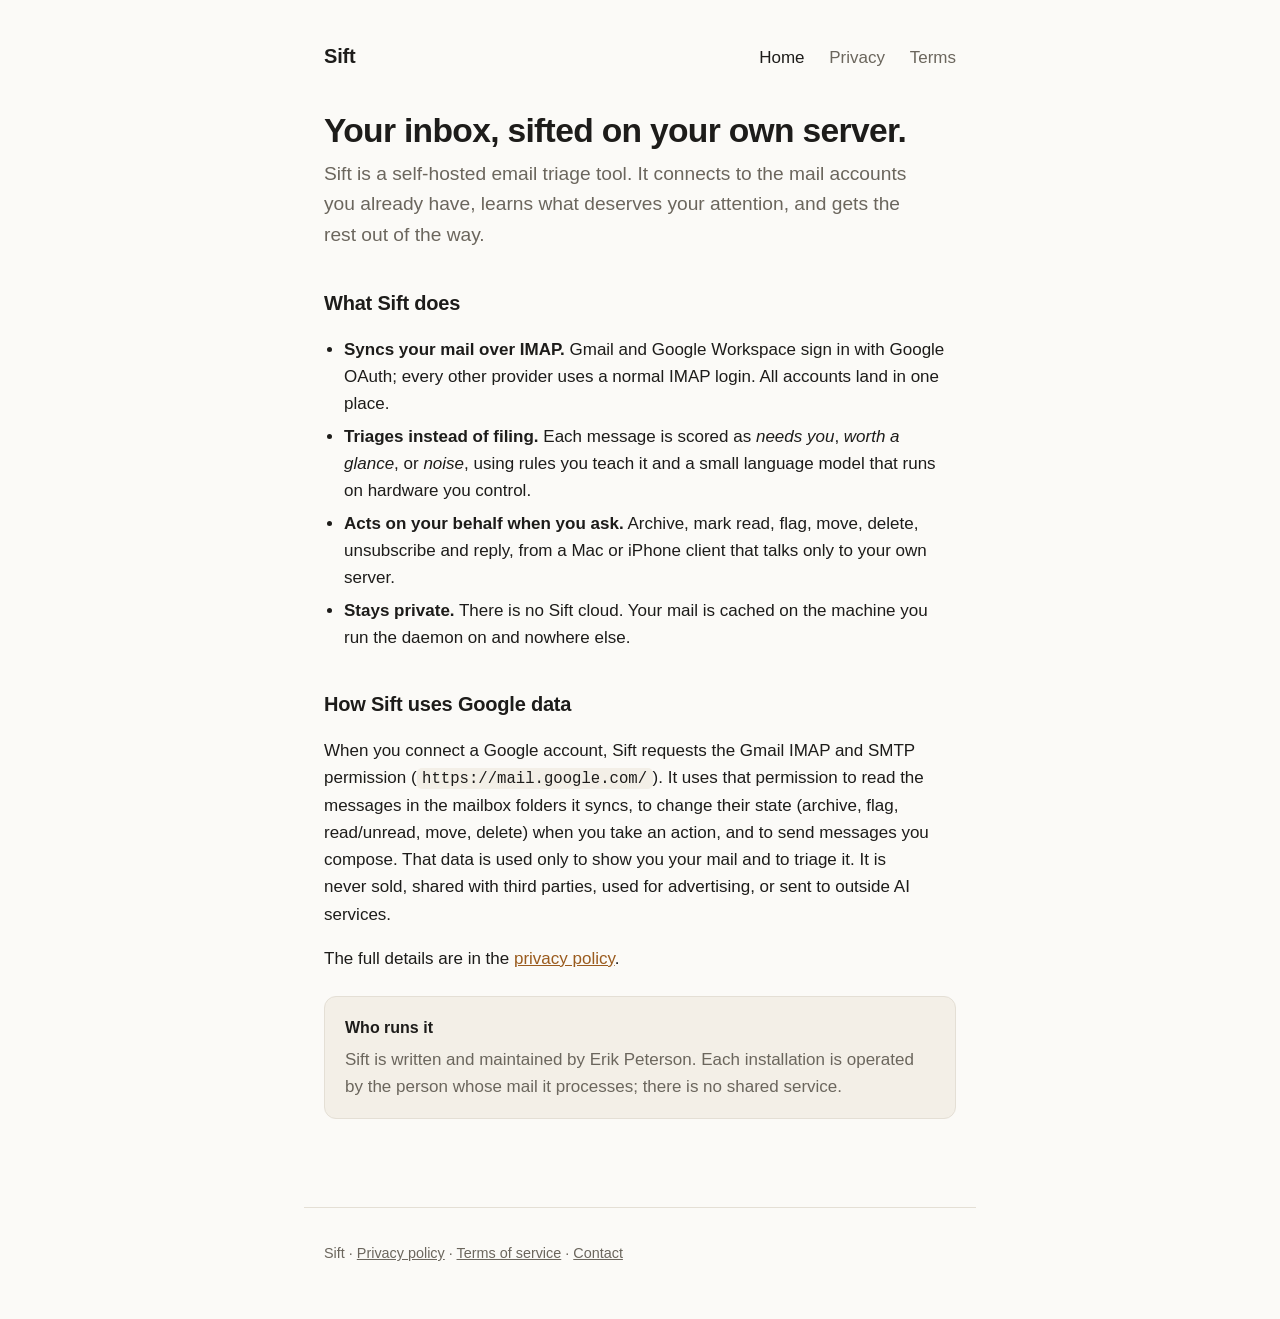
<file: index.html>
<!DOCTYPE html>
<html lang="en">
<head>
<meta charset="utf-8">
<meta name="viewport" content="width=device-width, initial-scale=1">
<title>Sift — self-hosted email triage</title>
<meta name="description" content="Sift is a self-hosted email triage tool. It syncs your own mailboxes to a server you control, sorts the noise from what needs you, and never sends your mail to a third party.">
<!-- Google Search Console verification tag goes here when needed -->
<link rel="stylesheet" href="style.css">
</head>
<body>
<header>
  <a class="brand" href="./">Sift</a>
  <nav>
    <a href="./" aria-current="page">Home</a>
    <a href="privacy.html">Privacy</a>
    <a href="terms.html">Terms</a>
  </nav>
</header>

<main>
  <h1>Your inbox, sifted on your own server.</h1>
  <p class="lede">Sift is a self-hosted email triage tool. It connects to the mail accounts you already have, learns what deserves your attention, and gets the rest out of the way.</p>

  <h2>What Sift does</h2>
  <ul>
    <li><strong>Syncs your mail over IMAP.</strong> Gmail and Google Workspace sign in with Google OAuth; every other provider uses a normal IMAP login. All accounts land in one place.</li>
    <li><strong>Triages instead of filing.</strong> Each message is scored as <em>needs you</em>, <em>worth a glance</em>, or <em>noise</em>, using rules you teach it and a small language model that runs on hardware you control.</li>
    <li><strong>Acts on your behalf when you ask.</strong> Archive, mark read, flag, move, delete, unsubscribe and reply, from a Mac or iPhone client that talks only to your own server.</li>
    <li><strong>Stays private.</strong> There is no Sift cloud. Your mail is cached on the machine you run the daemon on and nowhere else.</li>
  </ul>

  <h2>How Sift uses Google data</h2>
  <p>When you connect a Google account, Sift requests the Gmail IMAP and SMTP permission (<code>https://mail.google.com/</code>). It uses that permission to read the messages in the mailbox folders it syncs, to change their state (archive, flag, read/unread, move, delete) when you take an action, and to send messages you compose. That data is used only to show you your mail and to triage it. It is never sold, shared with third parties, used for advertising, or sent to outside AI services.</p>
  <p>The full details are in the <a href="privacy.html">privacy policy</a>.</p>

  <div class="card">
    <h3>Who runs it</h3>
    <p>Sift is written and maintained by Erik Peterson. Each installation is operated by the person whose mail it processes; there is no shared service.</p>
  </div>
</main>

<footer>
  <p>Sift · <a href="privacy.html">Privacy policy</a> · <a href="terms.html">Terms of service</a> · <a href="https://github.com/erikcpeterson/sift-site/issues">Contact</a></p>
</footer>
</body>
</html>
</file>
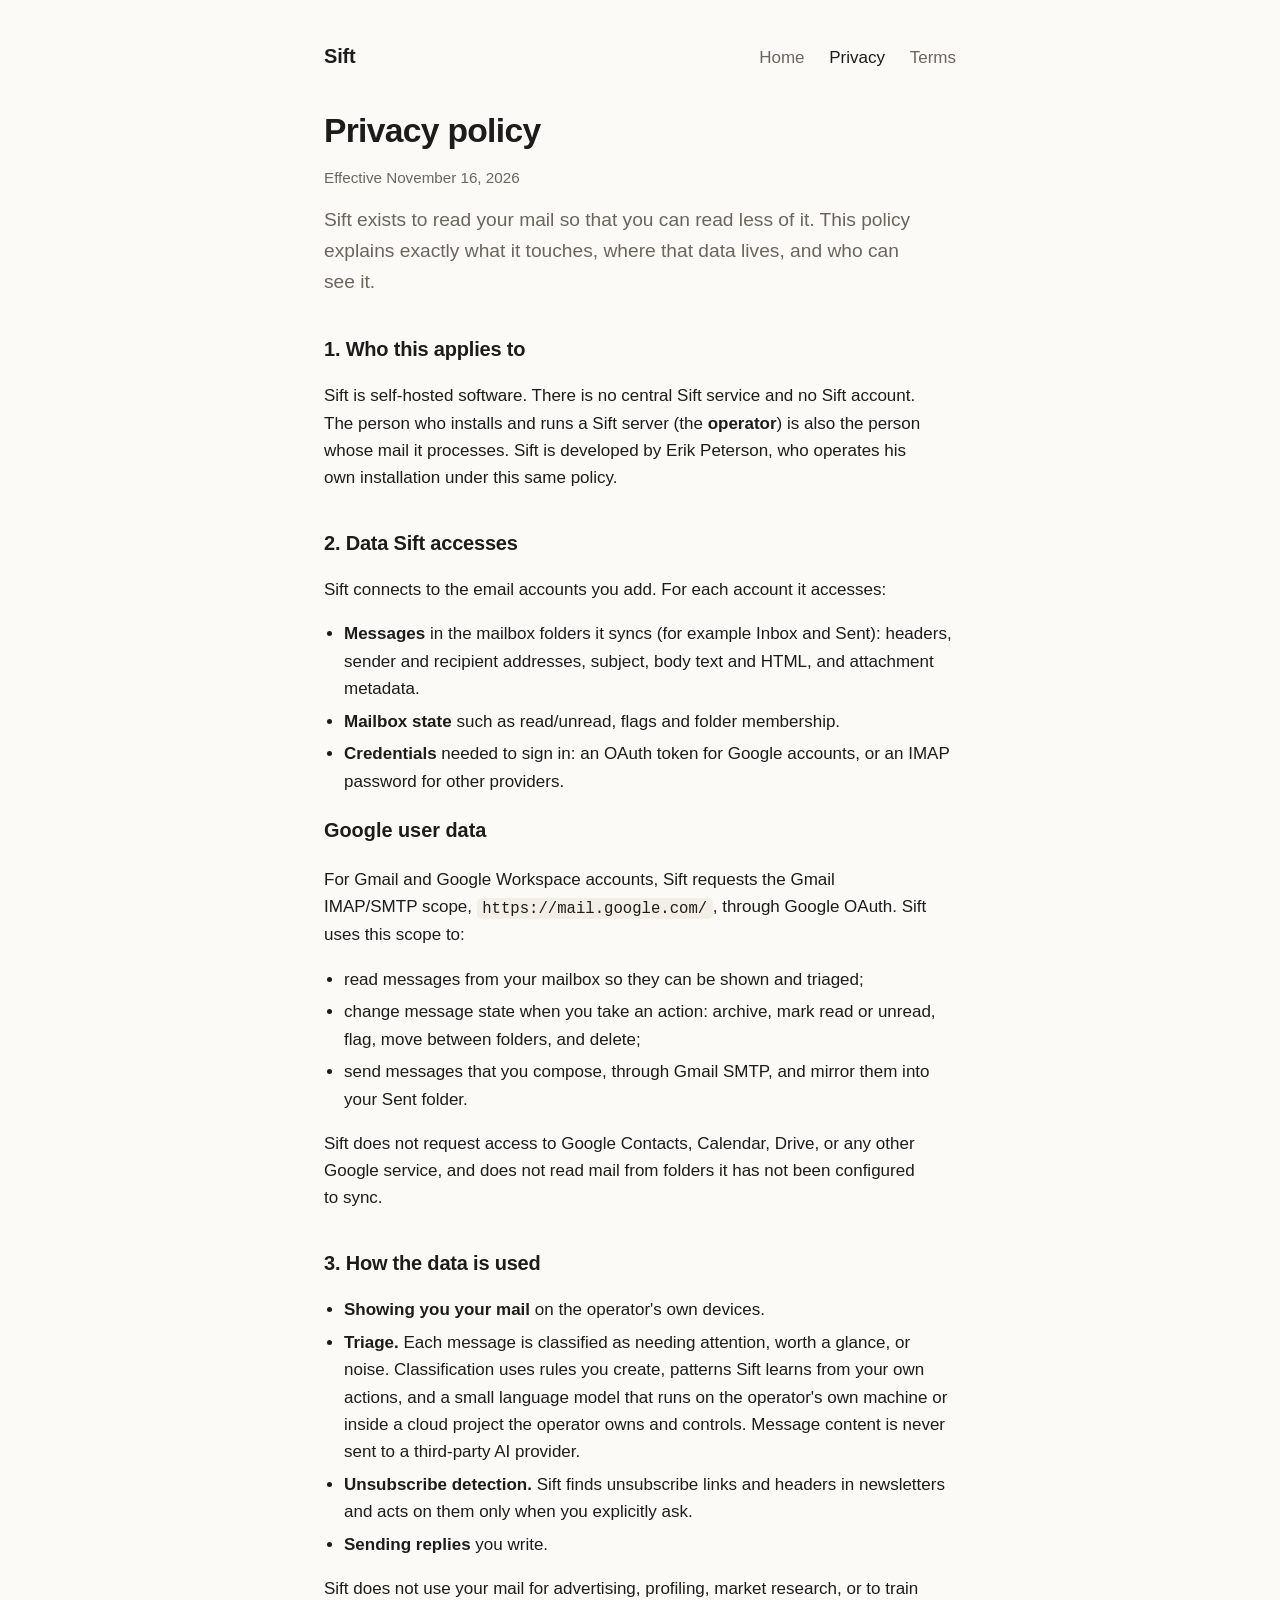
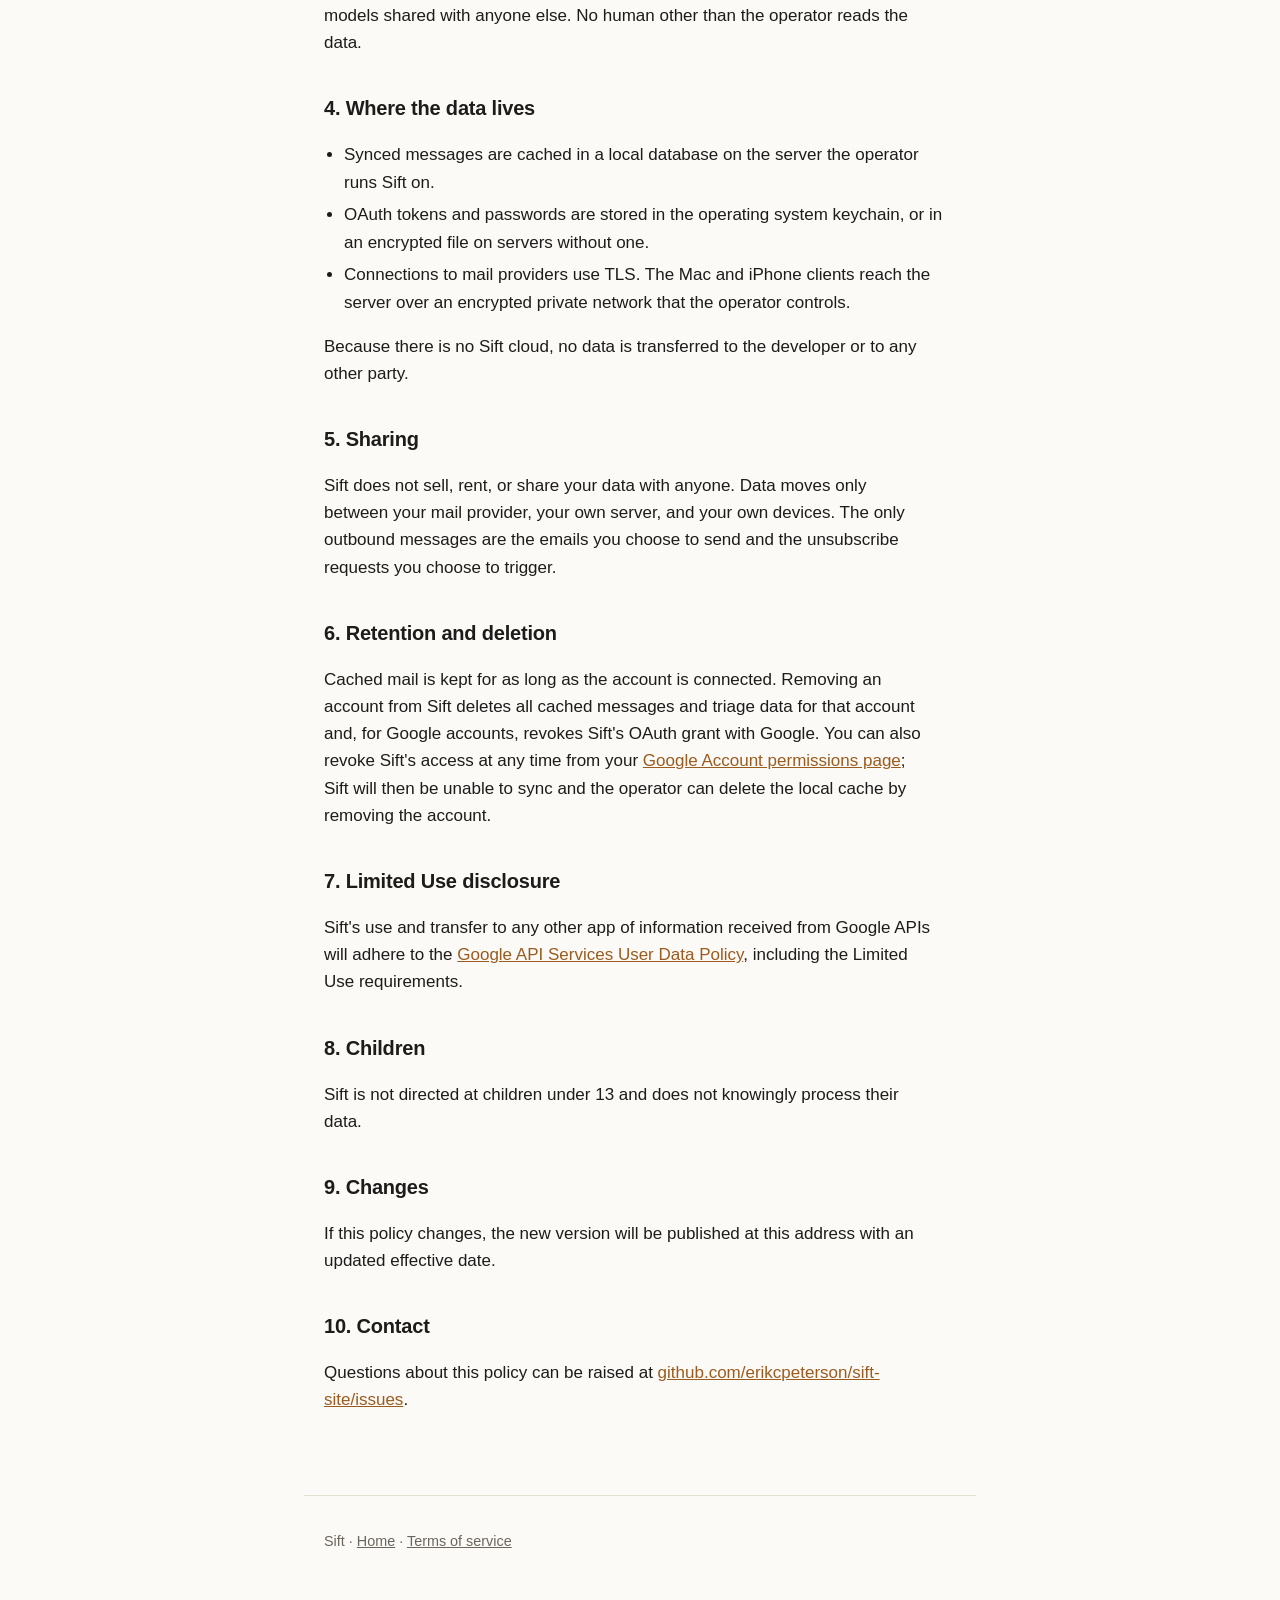
<file: privacy.html>
<!DOCTYPE html>
<html lang="en">
<head>
<meta charset="utf-8">
<meta name="viewport" content="width=device-width, initial-scale=1">
<title>Sift — Privacy policy</title>
<meta name="description" content="How Sift accesses, uses, stores and protects your email, including Google user data.">
<link rel="stylesheet" href="style.css">
</head>
<body>
<header>
  <a class="brand" href="./">Sift</a>
  <nav>
    <a href="./">Home</a>
    <a href="privacy.html" aria-current="page">Privacy</a>
    <a href="terms.html">Terms</a>
  </nav>
</header>

<main>
  <h1>Privacy policy</h1>
  <p class="meta">Effective November 16, 2026</p>
  <p class="lede">Sift exists to read your mail so that you can read less of it. This policy explains exactly what it touches, where that data lives, and who can see it.</p>

  <h2>1. Who this applies to</h2>
  <p>Sift is self-hosted software. There is no central Sift service and no Sift account. The person who installs and runs a Sift server (the <strong>operator</strong>) is also the person whose mail it processes. Sift is developed by Erik Peterson, who operates his own installation under this same policy.</p>

  <h2>2. Data Sift accesses</h2>
  <p>Sift connects to the email accounts you add. For each account it accesses:</p>
  <ul>
    <li><strong>Messages</strong> in the mailbox folders it syncs (for example Inbox and Sent): headers, sender and recipient addresses, subject, body text and HTML, and attachment metadata.</li>
    <li><strong>Mailbox state</strong> such as read/unread, flags and folder membership.</li>
    <li><strong>Credentials</strong> needed to sign in: an OAuth token for Google accounts, or an IMAP password for other providers.</li>
  </ul>

  <h3 id="google">Google user data</h3>
  <p>For Gmail and Google Workspace accounts, Sift requests the Gmail IMAP/SMTP scope, <code>https://mail.google.com/</code>, through Google OAuth. Sift uses this scope to:</p>
  <ul>
    <li>read messages from your mailbox so they can be shown and triaged;</li>
    <li>change message state when you take an action: archive, mark read or unread, flag, move between folders, and delete;</li>
    <li>send messages that you compose, through Gmail SMTP, and mirror them into your Sent folder.</li>
  </ul>
  <p>Sift does not request access to Google Contacts, Calendar, Drive, or any other Google service, and does not read mail from folders it has not been configured to sync.</p>

  <h2>3. How the data is used</h2>
  <ul>
    <li><strong>Showing you your mail</strong> on the operator's own devices.</li>
    <li><strong>Triage.</strong> Each message is classified as needing attention, worth a glance, or noise. Classification uses rules you create, patterns Sift learns from your own actions, and a small language model that runs on the operator's own machine or inside a cloud project the operator owns and controls. Message content is never sent to a third-party AI provider.</li>
    <li><strong>Unsubscribe detection.</strong> Sift finds unsubscribe links and headers in newsletters and acts on them only when you explicitly ask.</li>
    <li><strong>Sending replies</strong> you write.</li>
  </ul>
  <p>Sift does not use your mail for advertising, profiling, market research, or to train models shared with anyone else. No human other than the operator reads the data.</p>

  <h2>4. Where the data lives</h2>
  <ul>
    <li>Synced messages are cached in a local database on the server the operator runs Sift on.</li>
    <li>OAuth tokens and passwords are stored in the operating system keychain, or in an encrypted file on servers without one.</li>
    <li>Connections to mail providers use TLS. The Mac and iPhone clients reach the server over an encrypted private network that the operator controls.</li>
  </ul>
  <p>Because there is no Sift cloud, no data is transferred to the developer or to any other party.</p>

  <h2>5. Sharing</h2>
  <p>Sift does not sell, rent, or share your data with anyone. Data moves only between your mail provider, your own server, and your own devices. The only outbound messages are the emails you choose to send and the unsubscribe requests you choose to trigger.</p>

  <h2>6. Retention and deletion</h2>
  <p>Cached mail is kept for as long as the account is connected. Removing an account from Sift deletes all cached messages and triage data for that account and, for Google accounts, revokes Sift's OAuth grant with Google. You can also revoke Sift's access at any time from your <a href="https://myaccount.google.com/permissions">Google Account permissions page</a>; Sift will then be unable to sync and the operator can delete the local cache by removing the account.</p>

  <h2>7. Limited Use disclosure</h2>
  <p>Sift's use and transfer to any other app of information received from Google APIs will adhere to the <a href="https://developers.google.com/terms/api-services-user-data-policy">Google API Services User Data Policy</a>, including the Limited Use requirements.</p>

  <h2>8. Children</h2>
  <p>Sift is not directed at children under 13 and does not knowingly process their data.</p>

  <h2>9. Changes</h2>
  <p>If this policy changes, the new version will be published at this address with an updated effective date.</p>

  <h2>10. Contact</h2>
  <p>Questions about this policy can be raised at <a href="https://github.com/erikcpeterson/sift-site/issues">github.com/erikcpeterson/sift-site/issues</a>.</p>
</main>

<footer>
  <p>Sift · <a href="./">Home</a> · <a href="terms.html">Terms of service</a></p>
</footer>
</body>
</html>
</file>
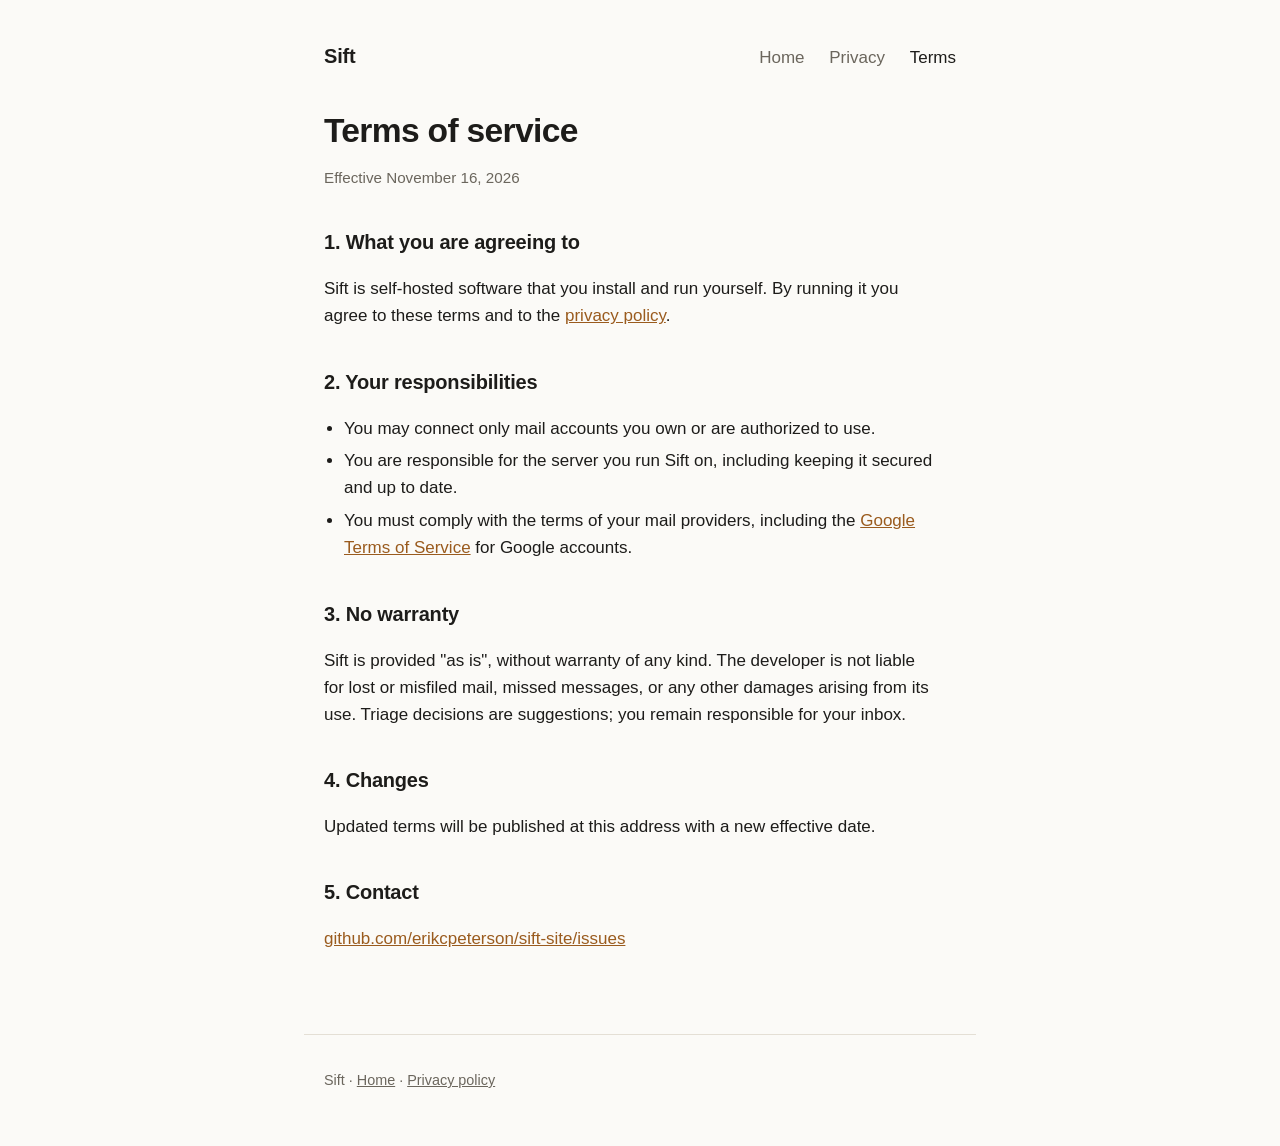
<file: terms.html>
<!DOCTYPE html>
<html lang="en">
<head>
<meta charset="utf-8">
<meta name="viewport" content="width=device-width, initial-scale=1">
<title>Sift — Terms of service</title>
<link rel="stylesheet" href="style.css">
</head>
<body>
<header>
  <a class="brand" href="./">Sift</a>
  <nav>
    <a href="./">Home</a>
    <a href="privacy.html">Privacy</a>
    <a href="terms.html" aria-current="page">Terms</a>
  </nav>
</header>

<main>
  <h1>Terms of service</h1>
  <p class="meta">Effective November 16, 2026</p>

  <h2>1. What you are agreeing to</h2>
  <p>Sift is self-hosted software that you install and run yourself. By running it you agree to these terms and to the <a href="privacy.html">privacy policy</a>.</p>

  <h2>2. Your responsibilities</h2>
  <ul>
    <li>You may connect only mail accounts you own or are authorized to use.</li>
    <li>You are responsible for the server you run Sift on, including keeping it secured and up to date.</li>
    <li>You must comply with the terms of your mail providers, including the <a href="https://policies.google.com/terms">Google Terms of Service</a> for Google accounts.</li>
  </ul>

  <h2>3. No warranty</h2>
  <p>Sift is provided "as is", without warranty of any kind. The developer is not liable for lost or misfiled mail, missed messages, or any other damages arising from its use. Triage decisions are suggestions; you remain responsible for your inbox.</p>

  <h2>4. Changes</h2>
  <p>Updated terms will be published at this address with a new effective date.</p>

  <h2>5. Contact</h2>
  <p><a href="https://github.com/erikcpeterson/sift-site/issues">github.com/erikcpeterson/sift-site/issues</a></p>
</main>

<footer>
  <p>Sift · <a href="./">Home</a> · <a href="privacy.html">Privacy policy</a></p>
</footer>
</body>
</html>
</file>
<file: style.css>
:root {
  --bg: #fbfaf7;
  --fg: #1d1c1a;
  --muted: #6b665d;
  --accent: #9a5b1e;
  --rule: #e4dfd5;
  --card: #f3efe7;
}
@media (prefers-color-scheme: dark) {
  :root {
    --bg: #15151a;
    --fg: #ece9e3;
    --muted: #9c978d;
    --accent: #e0a35a;
    --rule: #2b2b33;
    --card: #1e1e25;
  }
}
* { box-sizing: border-box; }
html { -webkit-text-size-adjust: 100%; }
body {
  margin: 0;
  background: var(--bg);
  color: var(--fg);
  font: 17px/1.6 -apple-system, BlinkMacSystemFont, "Segoe UI", Roboto, Helvetica, Arial, sans-serif;
}
main, header, footer { max-width: 42rem; margin: 0 auto; padding: 0 1.25rem; }
header { padding-top: 2.5rem; display: flex; align-items: baseline; justify-content: space-between; gap: 1rem; flex-wrap: wrap; }
header .brand { font-weight: 700; font-size: 1.25rem; letter-spacing: -0.01em; color: var(--fg); text-decoration: none; }
header nav a { color: var(--muted); text-decoration: none; margin-left: 1.25rem; }
header nav a:hover, header nav a[aria-current] { color: var(--fg); }
main { padding-top: 2.5rem; padding-bottom: 4rem; }
h1 { font-size: 2.1rem; line-height: 1.15; letter-spacing: -0.02em; margin: 0 0 0.5rem; }
h2 { font-size: 1.25rem; margin: 2.25rem 0 0.5rem; letter-spacing: -0.01em; }
p.lede { font-size: 1.2rem; color: var(--muted); margin: 0 0 2rem; }
p, li { max-width: 38rem; }
a { color: var(--accent); }
ul { padding-left: 1.25rem; }
li { margin: 0.35rem 0; }
.card {
  background: var(--card);
  border: 1px solid var(--rule);
  border-radius: 12px;
  padding: 1.1rem 1.25rem;
  margin: 1.5rem 0;
}
.card h3 { margin: 0 0 0.35rem; font-size: 1rem; }
.card p { margin: 0; color: var(--muted); }
.meta { color: var(--muted); font-size: 0.95rem; }
footer { border-top: 1px solid var(--rule); padding-top: 1.25rem; padding-bottom: 2.5rem; color: var(--muted); font-size: 0.9rem; }
footer a { color: var(--muted); }
code { font-family: ui-monospace, SFMono-Regular, Menlo, monospace; font-size: 0.92em; background: var(--card); padding: 0.1em 0.35em; border-radius: 5px; }
</file>
